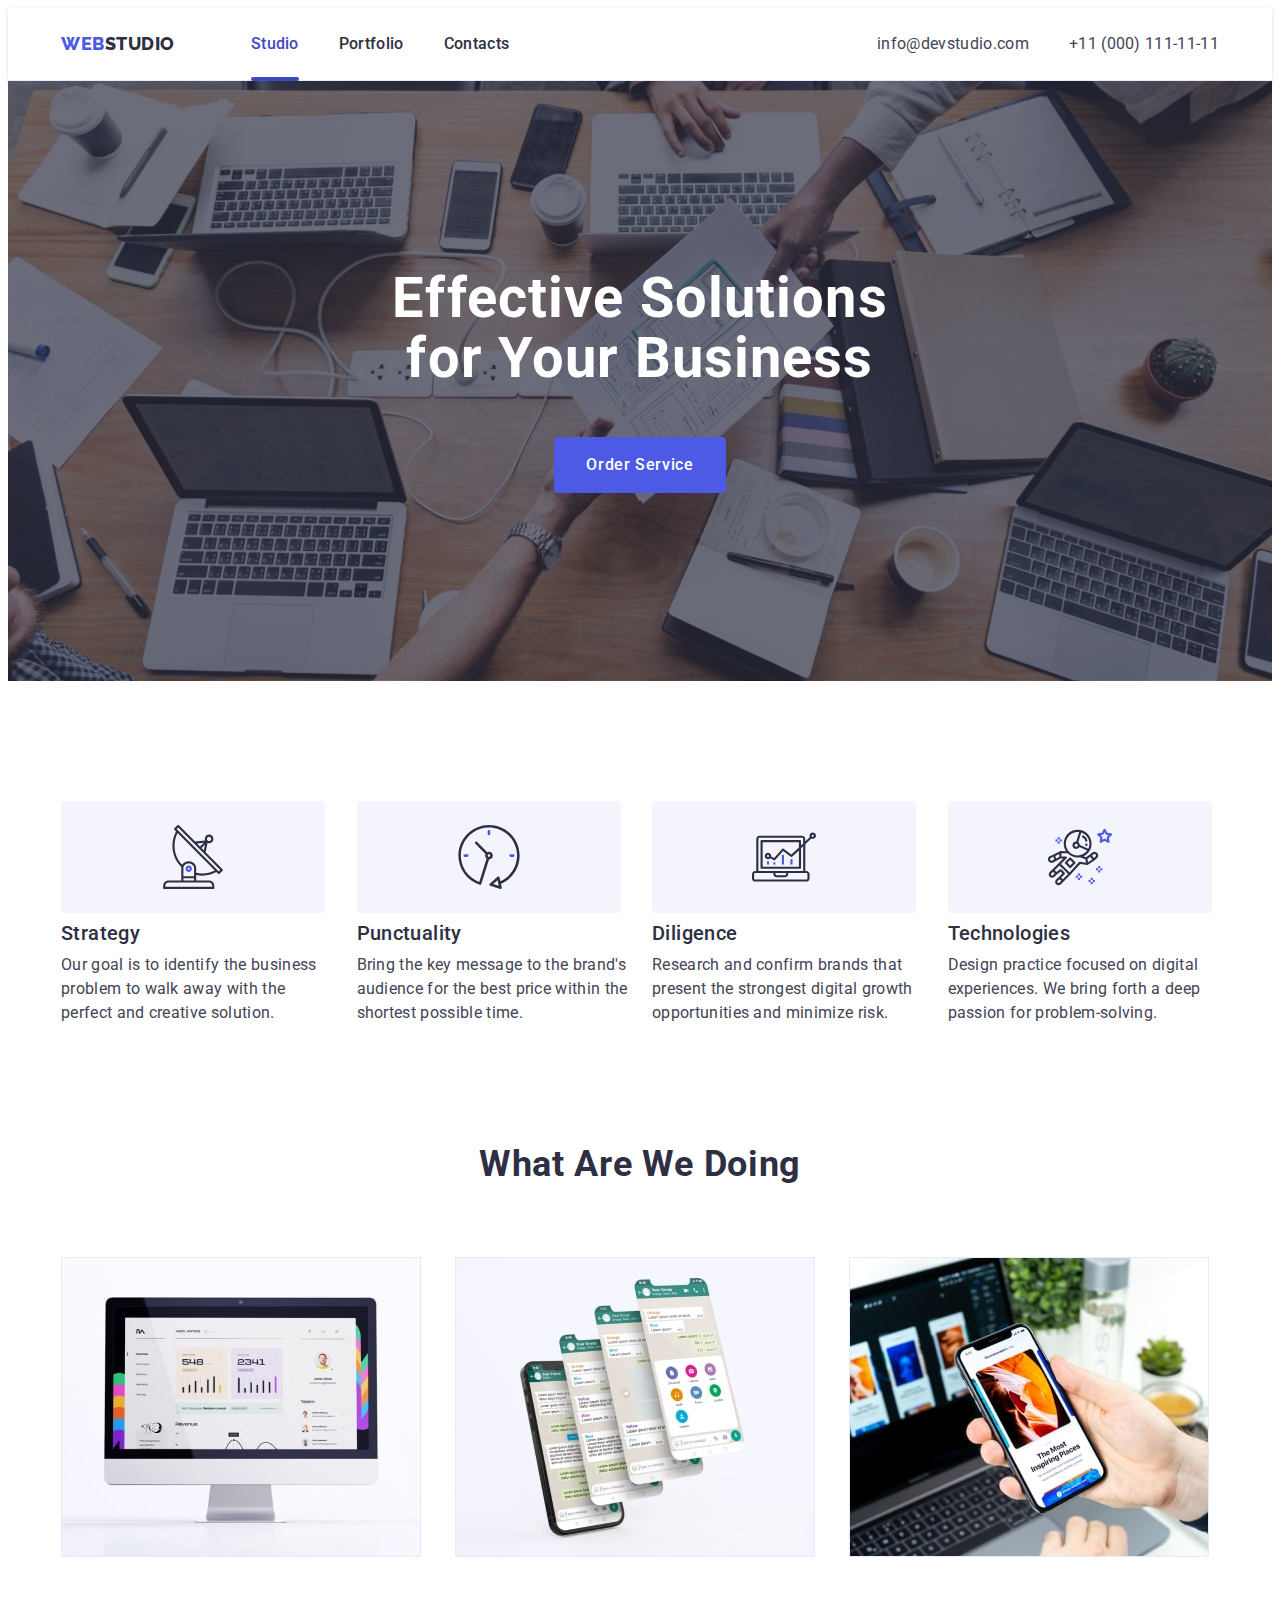
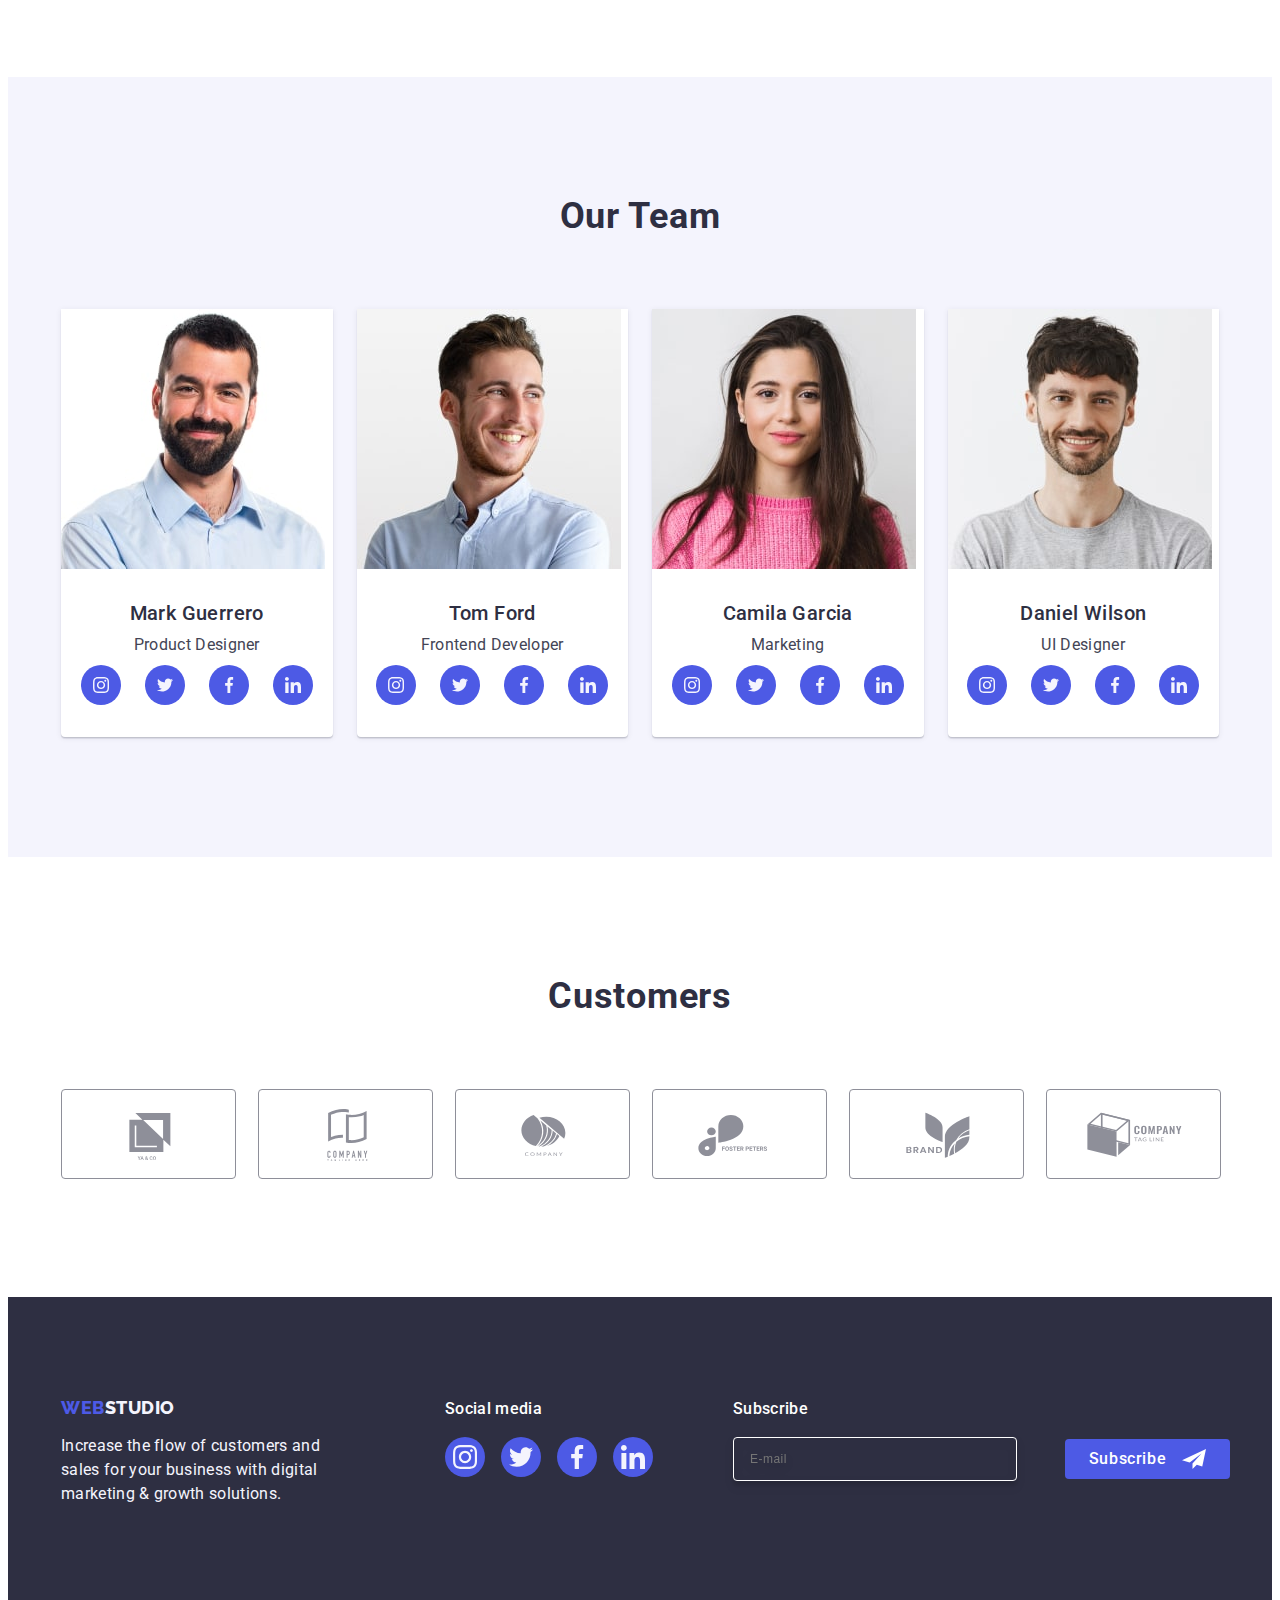
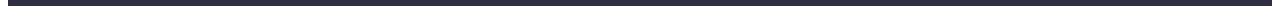
<file: index.html>
<!DOCTYPE html>
<html lang="en">
<head>
    <meta charset="UTF-8">
    <meta http-equiv="X-UA-Compatible" content="IE=edge">
    <meta name="viewport" content="width=device-width, initial-scale=1.0">
<link rel="preconnect" href="https://fonts.googleapis.com">
<link rel="preconnect" href="https://fonts.gstatic.com" crossorigin>
<link href="https://fonts.googleapis.com/css2?family=Raleway:wght@800&family=Roboto:wght@400;500;700&display=swap"
    rel="stylesheet">
    <title>WEB STUDIO</title>
    <link rel="stylesheet" href="https://cdnjs.cloudflare.com/ajax/libs/modern-normalize/2.0.0/modern-normalize.min.css"
        integrity="sha512-4xo8blKMVCiXpTaLzQSLSw3KFOVPWhm/TRtuPVc4WG6kUgjH6J03IBuG7JZPkcWMxJ5huwaBpOpnwYElP/m6wg=="
        crossorigin="anonymous" referrerpolicy="no-referrer">
    <link rel="stylesheet" href="./css/styles.css">
</head>
<body>
<header class="header">
    <div class="container header-cont">
    <nav class="header-navigation">
    <a href="./index.html" class="header-logo link">Web<span class="studio">Studio</span></a>
    <ul class="header-menu list">
        <li class="header-menu-item"><a href="./index.html" class="header-menu-link link current">Studio</a></li>
        <li class="header-menu-item"><a href="./portfolio.html" class="header-menu-link link ">Portfolio</a></li>
        <li class="header-menu-item"><a href="" class="header-menu-link link ">Contacts</a></li>
    </ul>
    </nav>
    <address class="address">
        <ul class="header-social list">
            <li class="header-social-iteam"><a class="header-social-link link" href="mailto:info@devstudio.com">info@devstudio.com</a></li>
            <li class="header-social-iteam"><a class="header-social-link link" href="tel:+110001111111">+11 (000) 111-11-11</a></li>
        </ul>
    </address>
    </div>
</header> 

<main>
    
    <section id="studio" class="hero">
        <div class="container hero-cont">
        <h1 class="hero-title">Effective Solutions
        for Your Business</h1>
        <button type="button" class="hero-btn" data-modal-open>Order Service</button>
        </div>
    </section>
   
    <section class="benefits">
        <div class="container">
        <h2 class="visually-hidden">Benefits</h2>
        <ul class="benefits-list list">
        <li class="benefits-item">
        <div class="benefits-item-block">
            <svg class="benefits-icon" width="64" height="64">
                <use href="./images/icons.svg#icon-antenna-1"></use>
            </svg>
            </div>    
            <h3 class="benefits-subtitle">Strategy</h3>
            <p class="benefits-text">Our goal is to identify the business
            problem to walk away with the perfect and creative solution.</p>
        </li>
        <li class="benefits-item">
            <div class="benefits-item-block">
                <svg class="benefits-icon" width="64" height="64">
                    <use href="./images/icons.svg#icon-clock-2"></use>
                </svg>
                </div>
            <h3 class="benefits-subtitle">Punctuality</h3>
            <p class="benefits-text">Bring the key message to the brand's audience for the best price within the shortest possible time.</p>
        </li>
        <li class="benefits-item">
            <div class="benefits-item-block">
                <svg class="benefits-icon" width="64" height="64">

                    <use href="./images/icons.svg#icon-diagram-3"></use>
                </svg>
                </div>
            <h3 class="benefits-subtitle">Diligence</h3>
            <p class="benefits-text">Research and confirm brands that present the strongest digital growth opportunities and minimize risk.</p>
        </li>
        <li class="benefits-item">
            <div class="benefits-item-block">
                <svg class="benefits-icon" width="64" height="64">
                    <use href="./images/icons.svg#icon-astronaut-4"></use>
                </svg>
               </div>
            <h3 class="benefits-subtitle">Technologies</h3>
            <p class="benefits-text">Design practice focused on digital experiences. We bring forth a deep passion for problem-solving.</p>
        </li>
    </ul>
    </div>
    </section>

    <section class="product">
        <div class="container">
        <h2 class="products-title section-title">What are we doing</h2>
        <ul class="list images">
            <li class="product-images-list"><img src="./images/image1.jpg" alt="computer" width="360" height="300"></li>
            <li class="product-images-list"><img src="./images/image2.jpg" alt="screen" width="360" height="300"></li>
            <li class="product-images-list"><img src="./images/image3.jpg" alt="phone" width="360" height="300"></li>
        </ul>
        </div>
    </section>
  
    <section class="team">
        <div class="container">
    <h2 class="team-title section-title">Our Team</h2>
    <ul class="team-list list">
    <li class="team-item">
        <img src="./images/portrait1.jpg" alt="Mark Guerrero photo" width="264" height="260">
            <div class="sub-text-names">
            <h3 class="team-subtitle">Mark Guerrero</h3>
            <p class="team-text">Product Designer</p>
            <ul class="gen-soc-team">
                <li class="icons-soc-gen">
                    <a class="icons-site-link" href="" aria-label="instagram" target="_blank" rel="noopener noreferrer">
                        <svg class="soc-icon-s" width="16" height="16">
                            <use href="./images/icons.svg#icon-instagram"></use>
                        </svg>
                    </a>
                </li>
                <li class="icons-soc-gen">
                    <a class="icons-site-link" href="" aria-label="twitter" target="_blank" rel="noopener noreferrer">
                        <svg class="soc-icon-s" width="16" height="16">
                            <use href="./images/icons.svg#icon-twitter"></use>
                        </svg></a>
                    
                </li>
                <li class="icons-soc-gen">
                    <a class="icons-site-link" href="" aria-label="facebook" target="_blank" rel="noopener noreferrer">
                        <svg class="soc-icon-s" width="16" height="16">
                            <use href="./images/icons.svg#icon-facebook"></use>
                        </svg></a>
                    
                </li>
                <li class="icons-soc-gen">
                    <a class="icons-site-link" href="" aria-label="linkedin" target="_blank" rel="noopener noreferrer">
                        <svg class="soc-icon-s" width="16" height="16">
                            <use href="./images/icons.svg#icon-linkedin"></use>
                        </svg></a>
                    
                </li>
            </ul>
            </div>
    </li>
    <li class="team-item">
        <img src="./images/portrait2.jpg" alt="Mark Guerrero photo" width="264" height="260">
            <div class="sub-text-names">
            <h3 class="team-subtitle">Tom Ford</h3>
            <p class="team-text">Frontend Developer</p>
            <ul class="gen-soc-team">
                <li class="icons-soc-gen">
                    <a class="icons-site-link" href="" aria-label="instagram" target="_blank" rel="noopener noreferrer">
                        <svg class="soc-icon-s" width="16" height="16">
                            <use href="./images/icons.svg#icon-instagram"></use>
                        </svg>
                    </a>
                </li>
                <li class="icons-soc-gen">
                    <a class="icons-site-link" href="" aria-label="twitter" target="_blank" rel="noopener noreferrer">
                        <svg class="soc-icon-s" width="16" height="16">
                            <use href="./images/icons.svg#icon-twitter"></use>
                        </svg></a>
            
                </li>
                <li class="icons-soc-gen">
                    <a class="icons-site-link" href="" aria-label="facebook" target="_blank" rel="noopener noreferrer">
                        <svg class="soc-icon-s" width="16" height="16">
                            <use href="./images/icons.svg#icon-facebook"></use>
                        </svg></a>
            
                </li>
                <li class="icons-soc-gen">
                    <a class="icons-site-link" href="" aria-label="linkedin" target="_blank" rel="noopener noreferrer">
                        <svg class="soc-icon-s" width="16" height="16">
                            <use href="./images/icons.svg#icon-linkedin"></use>
                        </svg></a>
            
                </li>
            </ul>
            </div>
    </li>
    <li class="team-item">
        <img src="./images/portrait3.jpg" alt="Camila Garcia photo" width="264" height="260">
            <div class="sub-text-names">
            <h3 class="team-subtitle">Camila Garcia</h3>
            <p class="team-text">Marketing</p>
            <ul class="gen-soc-team">
                <li class="icons-soc-gen">
                    <a class="icons-site-link" href="" aria-label="instagram" target="_blank" rel="noopener noreferrer">
                        <svg class="soc-icon-s" width="16" height="16">
                            <use href="./images/icons.svg#icon-instagram"></use>
                        </svg>
                    </a>
                </li>
                <li class="icons-soc-gen">
                    <a class="icons-site-link" href="" aria-label="twitter" target="_blank" rel="noopener noreferrer">
                        <svg class="soc-icon-s" width="16" height="16">
                            <use href="./images/icons.svg#icon-twitter"></use>
                        </svg></a>
            
                </li>
                <li class="icons-soc-gen">
                    <a class="icons-site-link" href="" aria-label="facebook" target="_blank" rel="noopener noreferrer">
                        <svg class="soc-icon-s" width="16" height="16">
                            <use href="./images/icons.svg#icon-facebook"></use>
                        </svg></a>
            
                </li>
                <li class="icons-soc-gen">
                    <a class="icons-site-link" href="" aria-label="linkedin" target="_blank" rel="noopener noreferrer">
                        <svg class="soc-icon-s" width="16" height="16">
                            <use href="./images/icons.svg#icon-linkedin"></use>
                        </svg></a>
            
                </li>
            </ul>
            </div>
    </li>
    <li class="team-item">
        <img src="./images/portrait4.jpg" alt="Daniel Wilson photo" width="264" height="260">
            <div class="sub-text-names">
            <h3 class="team-subtitle">Daniel Wilson</h3>
            <p class="team-text">UI Designer</p>
            <ul class="gen-soc-team">
                <li class="icons-soc-gen">
                    <a class="icons-site-link" href="" aria-label="instagram" target="_blank" rel="noopener noreferrer">
                        <svg class="soc-icon-s" width="16" height="16">
                            <use href="./images/icons.svg#icon-instagram"></use>
                        </svg>
                    </a>
                </li>
                <li class="icons-soc-gen">
                    <a class="icons-site-link" href="" aria-label="twitter" target="_blank" rel="noopener noreferrer">
                        <svg class="soc-icon-s" width="16" height="16">
                            <use href="./images/icons.svg#icon-twitter"></use>
                        </svg></a>
            
                </li>
                <li class="icons-soc-gen">
                    <a class="icons-site-link" href="" aria-label="facebook" target="_blank" rel="noopener noreferrer">
                        <svg class="soc-icon-s" width="16" height="16">
                            <use href="./images/icons.svg#icon-facebook"></use>
                        </svg></a>
            
                </li>
                <li class="icons-soc-gen">
                    <a class="icons-site-link" href="" aria-label="linkedin" target="_blank" rel="noopener noreferrer">
                        <svg class="soc-icon-s" width="16" height="16">
                            <use href="./images/icons.svg#icon-linkedin"></use>
                        </svg></a>
            
                </li>
            </ul>
            </div>
    </li>
    </ul>
    </div>
    </section>

    <section class="customers">
        <div class="container">
    <h2 class="customers-title section-title">Customers</h2>
    <ul class="customer-list list">
        <li class="customer-item">
            <a class="customer-company-link" href="" aria-label="client1" target="_blank" rel="noopener noreferrer">
                <svg class="customer-company-image" width="104" height="56">
                    <use href="./images/icons.svg#icon-Logo1"></use>
                </svg>
            </a>
        </li>
        <li class="customer-item">
            <a class="customer-company-link" href="" aria-label="client2" target="_blank" rel="noopener noreferrer">
                <svg class="customer-company-image" width="104" height="56">
                    <use href="./images/icons.svg#icon-Logo2"></use>
                </svg>
            </a>
        </li>
        <li class="customer-item">
        <a class="customer-company-link" href="" aria-label="client3" target="_blank" rel="noopener noreferrer">
            <svg class="customer-company-image" width="104" height="56">
                <use href="./images/icons.svg#icon-Logo3"></use>
            </svg>
        </a>
        </li>
        <li class="customer-item">
            <a class="customer-company-link" href="" aria-label="client4" target="_blank" rel="noopener noreferrer">
                <svg class="customer-company-image" width="104" height="56">
                    <use href="./images/icons.svg#icon-Logo4"></use>
                </svg>
            </a>
        </li>
        <li class="customer-item">
            <a class="customer-company-link" href="" aria-label="client5" target="_blank" rel="noopener noreferrer">
                <svg class="customer-company-image" width="104" height="56">
                    <use href="./images/icons.svg#icon-Logo5"></use>
                </svg>
            </a>
        </li>
        <li class="customer-item">
            <a class="customer-company-link" href="" aria-label="client6" target="_blank" rel="noopener noreferrer">
                <svg class="customer-company-image" width="104" height="56">
                    <use href="./images/icons.svg#icon-Logo6"></use>
                </svg>
            </a>
        </li>
    </ul>
    </div>

    </section>
</main>

<footer id="footer" class="footer">
<div class=" footer-cont container">
    <div class="footer-top">
    <a href="./index.html" class="footer-logo link">Web<span class="studio-footer">Studio</span></a>
    <P class="footer-text">Increase the flow of customers and sales for your business with
     digital marketing & growth solutions.
    </P>
    </div>
    <div class="contact-icon">
    <p class="soc-media-text">Social media</p>
    <ul class="gen-soc-f">
        <li class="icons-soc-gen-f">
            <a class="icons-site-link-f" href="" aria-label="instagram" target="_blank" rel="noopener noreferrer">
                <svg class="soc-icon-s-f" width="24" height="24">
                <use href="./images/icons.svg#icon-instagram"></use>
            </svg></a>
        </li>
        <li class="icons-soc-gen-f">
            <a class="icons-site-link-f" href="" aria-label="twitter" target="_blank" rel="noopener noreferrer">
                <svg class="soc-icon-s-f" width="24" height="24">
                    <use href="./images/icons.svg#icon-twitter"></use>
                </svg></a>
            
        </li>
        <li class="icons-soc-gen-f">
            <a class="icons-site-link-f" href="" aria-label="facebook" target="_blank" rel="noopener noreferrer">
                <svg class="soc-icon-s-f" width="24" height="24">
                    <use href="./images/icons.svg#icon-facebook"></use>
                </svg></a>
            
        </li>
        <li class="icons-soc-gen-f">
            <a class="icons-site-link-f" href="" aria-label="linkedin" target="_blank" rel="noopener noreferrer">
                <svg class="soc-icon-s-f" width="24" height="24">
                    <use href="./images/icons.svg#icon-linkedin"></use>
                </svg></a>
            
        </li>
    </ul>
    </div>
     <div class="form-cont" >
        <p class="form-text">Subscribe</p>

        <form class="form" name="email-form" autocomplete="on">
            <label for="form-input" class="form-label" aria-label="email">
            <input class="form-input" 
            id="form-input" 
            type="email" 
            name="email" 
            placeholder="E-mail" 
            autofocus >
            </label>
        <button class="form-btn" type="submit">Subscribe
            <svg class="form-img" width="24" height="24">
                <use href="./images/icons.svg#icon-Frame-3"></use>
            </svg>
        </button>
        
        </form>
           
       
     </div>   




</div>

</footer>





<div class="backdrop is-hidden"  data-modal>
<div class="modal">
<button type="button" class="modal-btn" data-modal-close>
    <svg class="btn-close" width="8" height="8"> 
        <use href="./images/icons.svg#icon-Vector-2"></use>
    </svg>
</button>
<p class="modal-text">Leave your contacts and we will call you back</p>
<form class="modal-form" name="modal-form" autocomplete="on">
    <div class="modal-field">
        <label for="user-name" class="modal-label" >
        Name</label>
        <div class="input-wrap">
        <input class="modal-input"
        type="text"
        id="user-name"
        name="user-name" 
        required 
        placeholder="" 
        >
            <svg class="input-icon" width="18" height="24">
            <use href="./images/icons.svg#icon-person-black-18dp-1"></use>
            </svg>
            </div>
            </div>
    <div class="modal-field">
    <label for="phone" class="modal-label">
        Phone</label>
        <div class="input-wrap">
        <input class="modal-input" 
        type="tel" 
        name="name" 
        id="phone"
        required 
        placeholder="" 
        >
        <svg class="input-icon" width="18" height="24">
            <use href="./images/icons.svg#icon-phone-black-18dp-1"></use>
        </svg>
        </div>
        </div>

    <div class="modal-field">
        <label for="email" class="modal-label">
        Email</label>
        <div class="input-wrap">
        <input class="modal-input" 
        type="email" 
        name="name" 
        id="email"
        required 
        placeholder="" 
       >
            <svg class="input-icon" width="18" height="24">
                <use href="./images/icons.svg#icon-email-black-18dp-1"></use>
            </svg>

            </div>
    </div>
    <div class="modal-com">
        <label for="user-comment" class="modal-label">Comment</label>
       <textarea name="user-comment" id="user-comment" placeholder="Text input" class="modal-textarea"></textarea>
</div>
     <div class="modal-checkbox">
        <input type="checkbox" 
        name="user-privacy" 
        id="user-privacy" 
        class="input-checkbox visually-hidden" 
        value="true">
        <label for="user-privacy" class="check-text">
            
          <span class="agree-img">
            <svg class="check-agree" width="10" height="8">
                <use href="./images/icons.svg#icon-agree"></use>
            </svg>
          </span>  I accept the terms and conditions of the 
          <a href="" class="modal-privacy">Privacy Policy</a>
          
        </label>
     </div>
<button type="submit" class="modal-btn-send">Send</button>



</form>


</div>
</div>
<script src="./js/modal.js"></script>
</body>
</html>
</file>
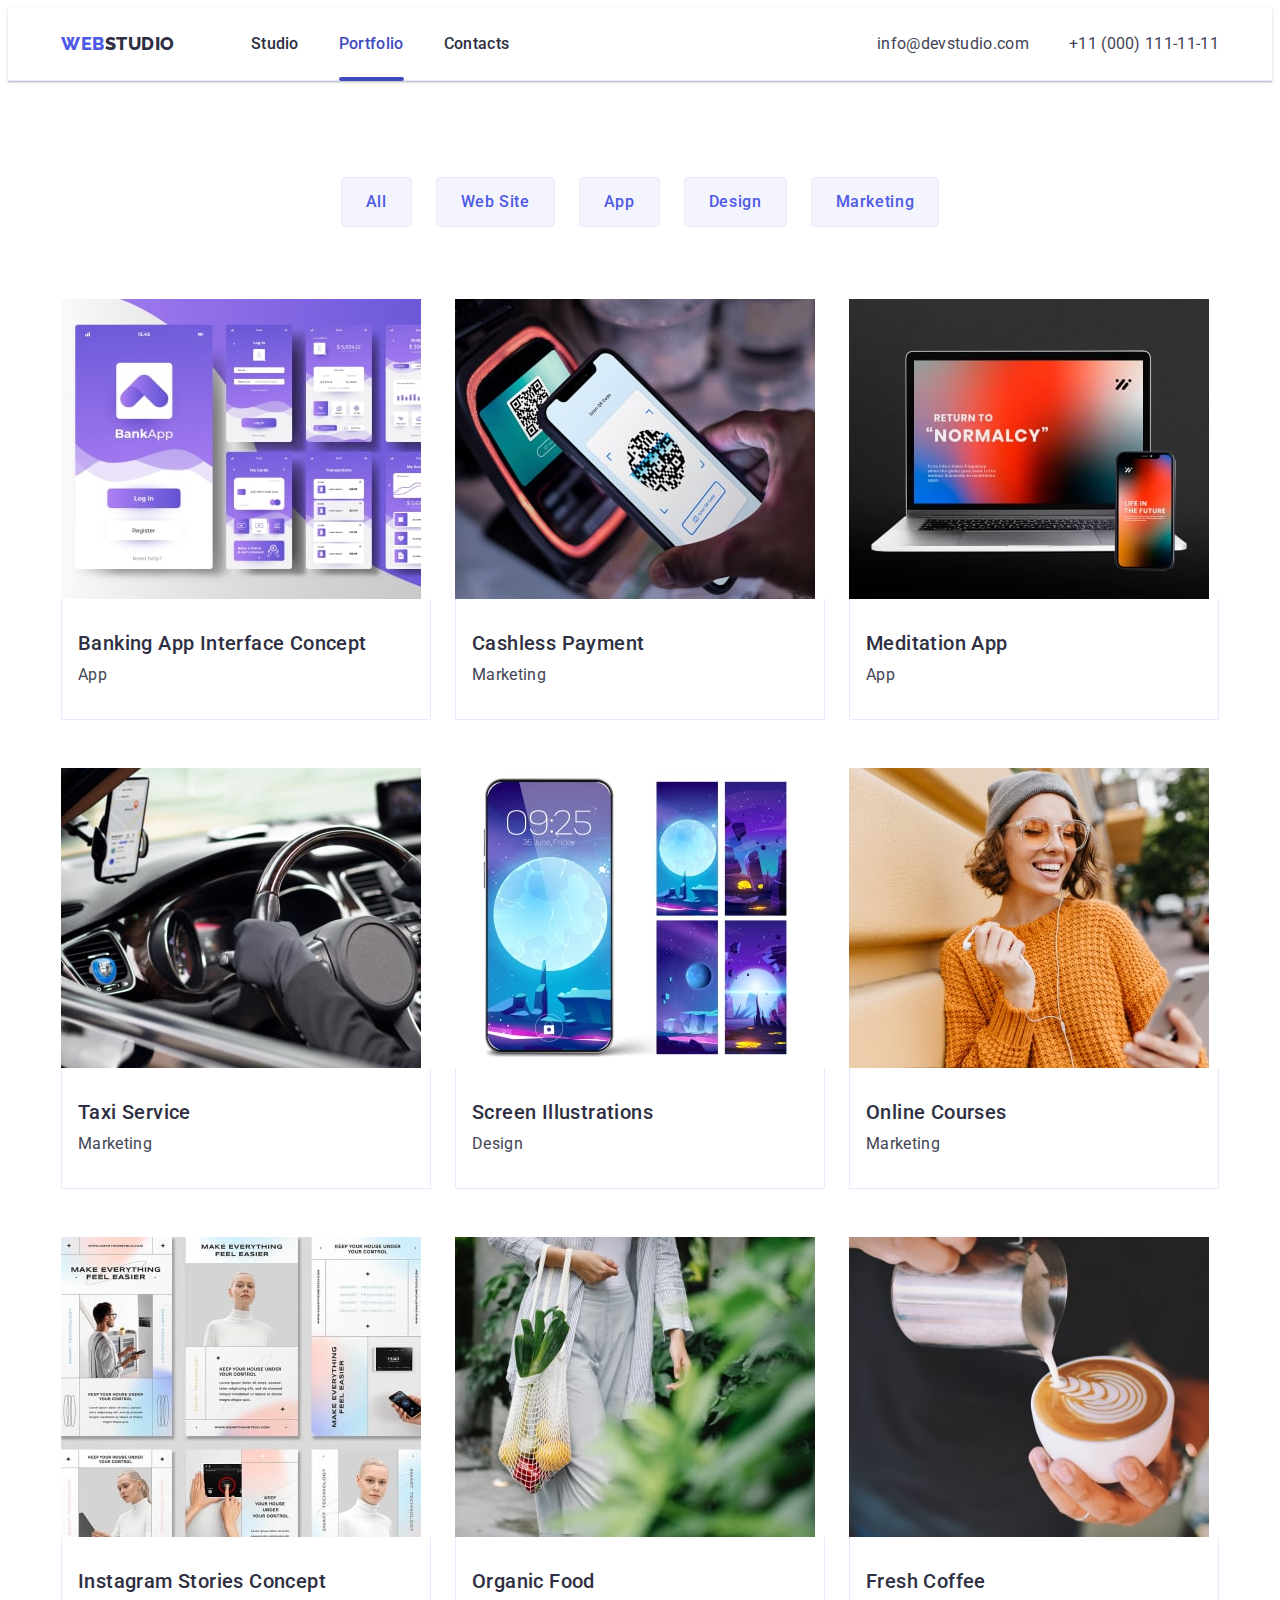
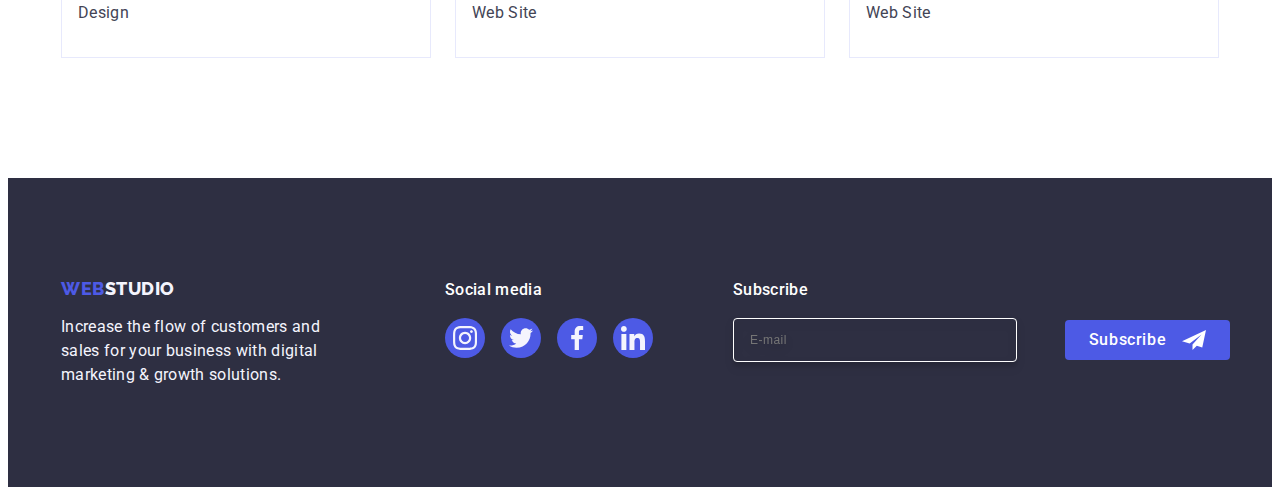
<file: portfolio.html>
<!DOCTYPE html>
<html lang="en">

<head>
    <meta charset="UTF-8">
    <meta http-equiv="X-UA-Compatible" content="IE=edge">
    <meta name="viewport" content="width=device-width, initial-scale=1.0">
    <link rel="preconnect" href="https://fonts.googleapis.com">
    <link rel="preconnect" href="https://fonts.gstatic.com" crossorigin>
    <link href="https://fonts.googleapis.com/css2?family=Raleway:wght@800&family=Roboto:wght@400;500;700&display=swap"
        rel="stylesheet">
    <title>WEB STUDIO</title>
    <link rel="stylesheet" href="https://cdnjs.cloudflare.com/ajax/libs/modern-normalize/2.0.0/modern-normalize.min.css"
        integrity="sha512-4xo8blKMVCiXpTaLzQSLSw3KFOVPWhm/TRtuPVc4WG6kUgjH6J03IBuG7JZPkcWMxJ5huwaBpOpnwYElP/m6wg=="
        crossorigin="anonymous" referrerpolicy="no-referrer">
    <link rel="stylesheet" href="./css/styles.css">
</head>

<body>
    <header class="header">
        <div class="container header-cont">
            <nav class="header-navigation">
                <a href="./index.html" class="header-logo link">Web<span class="studio">Studio</span></a>
                <ul class="header-menu list">
                    <li class="header-menu-item"><a href="./index.html" class="header-menu-link link">Studio</a></li>
                    <li class="header-menu-item"><a href="./portfolio.html" class="header-menu-link link current">Portfolio</a></li>
                    <li class="header-menu-item"><a href="" class="header-menu-link link">Contacts</a></li>
                </ul>
            </nav>
            <address class="address">
                <ul class="header-social list">
                    <li class="header-social-iteam"><a class="header-social-link link"
                            href="mailto:info@devstudio.com">info@devstudio.com</a></li>
                    <li class="header-social-iteam"><a class="header-social-link link" href="tel:+110001111111">+11 (000)
                            111-11-11</a></li>
                </ul>
            </address>
        </div>
    </header>
    <main>
        <section class="portfolio">
        <div class="container">
        <h1 class="visually-hidden">All</h1>
        <ul class="portfolio-btn-list list">
            <li class="portfolio-btn-item">
                <button type="button" class="portf-btn link">All</button>
            </li>
            <li class="portfolio-btn-item">
                <button type="button" class="portf-btn link">Web Site</button>
            </li>
            <li class="portfolio-btn-item">
                <button type="button" class="portf-btn link">App</button>
            </li>
            <li class="portfolio-btn-item">
                <button type="button" class="portf-btn link">Design</button>
            </li>
            <li class="portfolio-btn-item">
                <button type="button" class="portf-btn link">Marketing</button>
            </li>
        </ul>



        <ul class="portfolio-img-list list">
        <li class="portfolio-img-item">
            <a class="portfolio-link link" href="" >
                <div class="overlay">
                <img src="./images/img4min.jpg" alt="bank-app" width="360" height="300">
                
                <p class="block-text">14 Stylish and User-Friendly App Design Concepts · Task Manager App · Calorie Tracker App · Exotic Fruit Ecommerce App ·
                Cloud Storage App</p>
                
                </div>
                <div class="portf-cont-names">
                
                    <h2 class="portfolio-subtitle">Banking App Interface Concept</h2>
                    <p class="portfolio-text">App</p>
                </div>
                
               
            </a>
            
        </li>
        <li class="portfolio-img-item">
            <a class="portfolio-link link" href="">
                <div class="overlay">
                <img src="./images/img5min.jpg" alt="payment" width="360" height="300">
                <p class="block-text">14 Stylish and User-Friendly App Design Concepts · Task Manager App · Calorie Tracker App · Exotic Fruit Ecommerce App ·
                Cloud Storage App</p>
                </div>
                <div class="portf-cont-names">
                <h2 class="portfolio-subtitle">Cashless Payment</h2>
                <p class="portfolio-text">Marketing</p>
                </div>

            </a>
        </li>
        <li class="portfolio-img-item ">
            <a href="" class="portfolio-link link">
                <div class="overlay">
                <img src="./images/img6min.jpg" alt="monitor-app" width="360" height="300">
                <p class="block-text">14 Stylish and User-Friendly App Design Concepts · Task Manager App · Calorie Tracker App · Exotic Fruit Ecommerce App ·
                Cloud Storage App</p>
                </div>
                <div class="portf-cont-names">
                <h2 class="portfolio-subtitle">Meditation App</h2>
                <p class="portfolio-text">App</p>
                </div>

            </a>
        </li>
        <li class="portfolio-img-item">
            <a href="" class=" portfolio-link link">
                <div class="overlay">
                <img src="./images/img7min.jpg" alt="taxi" width="360" height="300">
                <p class="block-text">14 Stylish and User-Friendly App Design Concepts · Task Manager App · Calorie Tracker App · Exotic Fruit Ecommerce App ·
                Cloud Storage App</p>
                </div>
                <div class="portf-cont-names">
                <h2 class="portfolio-subtitle">Taxi Service</h2>
                <p class="portfolio-text">Marketing</p>
                </div>
            </a>
        </li>
        <li class="portfolio-img-item">
            <a href="" class=" portfolio-link link">
                <div class="overlay">
                <img src="./images/img8min.jpg" alt="screen" width="360" height="300">
                <p class="block-text">14 Stylish and User-Friendly App Design Concepts · Task Manager App · Calorie Tracker App · Exotic Fruit Ecommerce App ·
                Cloud Storage App</p>
                </div>
                <div class="portf-cont-names">
                <h2 class="portfolio-subtitle">Screen Illustrations</h2>
                <p class="portfolio-text">Design</p>
                </div>
            </a>
        </li>
        <li class="portfolio-img-item">
            <a href="" class=" portfolio-link link">
                <div class="overlay">
                <img src="./images/img9min.jpg" alt="girl-course" width="360" height="300">
                <p class="block-text">14 Stylish and User-Friendly App Design Concepts · Task Manager App · Calorie Tracker App · Exotic Fruit Ecommerce App ·
                Cloud Storage App</p>
                </div>
                <div class="portf-cont-names">
                <h2 class="portfolio-subtitle">Online Courses</h2>
                <p class="portfolio-text">Marketing</p>
                </div>
            </a>
        </li>
        <li class="portfolio-img-item">
            <a href="" class=" portfolio-link link">
                <div class="overlay">
                <img src="./images/img10min.jpg" alt="stories" width="360" height="300">
                <p class="block-text">14 Stylish and User-Friendly App Design Concepts · Task Manager App · Calorie Tracker App · Exotic Fruit Ecommerce App ·
                Cloud Storage App</p>
                </div>
                <div class="portf-cont-names">
                <h2 class="portfolio-subtitle">Instagram Stories Concept</h2>
                <p class="portfolio-text">Design</p>
                </div>
            </a>
        </li>
        <li class="portfolio-img-item">
            <a href="" class=" portfolio-link link">
                <div class="overlay">
                <img src="./images/img11min.jpg" alt="food" width="360" height="300">
                <p class="block-text">14 Stylish and User-Friendly App Design Concepts · Task Manager App · Calorie Tracker App · Exotic Fruit Ecommerce App ·
                Cloud Storage App</p>
                </div>
                <div class="portf-cont-names">
                <h2 class="portfolio-subtitle">Organic Food</h2>
                <p class="portfolio-text">Web Site</p>
                </div>

            </a>
        </li>
        <li class="portfolio-img-item">
            <a href="" class=" portfolio-link link">
                <div class="overlay">
                <img src="./images/img12min.jpg" alt="coffie" width="360" height="300">
                <p class="block-text">14 Stylish and User-Friendly App Design Concepts · Task Manager App · Calorie Tracker App · Exotic Fruit Ecommerce App ·
                Cloud Storage App</p>
                </div>
                <div class="portf-cont-names">
                <h2 class="portfolio-subtitle">Fresh Coffee</h2>
                <p class="portfolio-text">Web Site</p>
                </div>

            </a>
        </li>
        </ul>
        </div>
        </section>
    


    </main>

    <footer id="footer" class="footer">
        <div class=" footer-cont container">
            
                <div class="footer-top">
                    <a href="./index.html" class="footer-logo link">Web<span class="studio-footer">Studio</span></a>
                    <P class="footer-text">Increase the flow of customers and sales for your business with
                        digital marketing & growth solutions.
                    </P>
                </div>
                <div class="contact-icon">
                    <p class="soc-media-text">Social media</p>
                    <ul class="gen-soc-f">
                        <li class="icons-soc-gen-f">
                            <a class="icons-site-link-f" href="" aria-label="instagram" target="_blank"
                                rel="noopener noreferrer">
                                <svg class="soc-icon-s-f" width="24" height="24">
                                    <use href="./images/icons.svg#icon-instagram"></use>
                                </svg></a>
                        </li>
                        <li class="icons-soc-gen-f">
                            <a class="icons-site-link-f" href="" aria-label="twitter" target="_blank"
                                rel="noopener noreferrer">
                                <svg class="soc-icon-s-f" width="24" height="24">
                                    <use href="./images/icons.svg#icon-twitter"></use>
                                </svg></a>
                            
                        </li>
                        <li class="icons-soc-gen-f">
                            <a class="icons-site-link-f" href="" aria-label="facebook" target="_blank"
                                rel="noopener noreferrer">
                                <svg class="soc-icon-s-f" width="24" height="24">
                                    <use href="./images/icons.svg#icon-facebook"></use>
                                </svg></a>
                            
                        </li>
                        <li class="icons-soc-gen-f">
                            <a class="icons-site-link-f" href="" aria-label="linkedin" target="_blank"
                                rel="noopener noreferrer">
                                <svg class="soc-icon-s-f" width="24" height="24">
                                    <use href="./images/icons.svg#icon-linkedin"></use>
                                </svg></a>
                            
                        </li>
                    </ul>
                </div>
            <div class="form-cont">
                <p class="form-text">Subscribe</p>
            
                <form class="form" name="email-form" autocomplete="on">
                    <label for="form-input" class="form-label" aria-label="email">
                        <input class="form-input" id="form-input" type="email" name="email" placeholder="E-mail" autofocus>
                    </label>
                    <button class="form-btn" type="submit">Subscribe
                        <svg class="form-img" width="24" height="24">
                            <use href="./images/icons.svg#icon-Frame-3"></use>
                        </svg>
                    </button>
            
                </form>
            
            
            </div>

        </div>
    </footer>
</body>

</html>
</file>
<file: css/styles.css>
:root {
--title-color: #2E2F42;
--main-text-color: #FFFFFF;
--second-text-color: #434455;
--links:#4D5AE5;
--hover-link:#404BBF;
--light-white:#F4F4FD;
--transition: 250ms cubic-bezier(0.4, 0, 0.2, 1);


}


body {
    font-family: 'Roboto', sans-serif;
    color: var(--second-text-color);
    background-color: var(--main-text-color);
}

p, h1,h2,h3,h4,h5,h6 {
    margin-top: 0;
    margin-bottom: 0;
}
    



    
/*-------HEADER*-----*/

.header {
    
    border-bottom: 1px solid #e7e9fc ;
    box-shadow: 0px 2px 1px rgba(46, 47, 66, 0.08), 0px 1px 1px rgba(46, 47, 66, 0.16), 0px 1px 6px rgba(46, 47, 66, 0.08);
}

.header-logo {
    font-family: 'Raleway', sans-serif;
    font-style: normal;
    font-weight: 800;
    font-size: 18px;
    line-height: 1.17;
    letter-spacing: 0.03em;
    text-transform: uppercase;
    color: var(--links);
    margin-right: 76px;
    transition: color 250ms cubic-bezier(0.4, 0, 0.2, 1);
    
}



   .studio {
    font-family: 'Raleway', sans-serif;
    font-style: normal;
    font-weight: 800;
    font-size: 18px;
    line-height: 1.17;
    letter-spacing: 0.03em;
    color: var(--title-color);
    
   }
   
    .link {
        text-decoration: none;
    }
    
    
.list {
    list-style: none;
}
    a {
        text-decoration: none;
    }
    ul{
        list-style-type: none;
        margin-top: 0;
        margin-bottom: 0;
        padding-left: 0;
    }

    img {
        display: block;
    }


    .container {
        width: 100%;
        max-width: 1158px;
        margin-left: auto;
        margin-right: auto;
        padding: 0 15px 0 15px;

        /*outline: 2px solid red;*/
    }

    .header-menu {
        display: flex;
        gap: 40px;
        
        
        
        
    }
    .header-menu-item {
    
        transition: color 250ms cubic-bezier(0.4, 0, 0.2, 1);
    }
    .header-menu-link {
        font-weight: 500;
        font-size: 16px;
        line-height: 1.5;
        color: var(--title-color);
        letter-spacing: 0.02em;
        display: block;
        padding-top: 24px;
        padding-bottom: 24px;
        transition: color 250ms cubic-bezier(0.4, 0, 0.2, 1);

    }
        
    .current{
        position: relative;
        color: #404bbf;
        
    }

    .current::after {
        content:"" ;
        width: 100%;
        height: 4px;
        left: 0;
        bottom: 0;
        background-color: #404BBF;
        position: absolute;
        border-radius: 2px;
        bottom: -1px;
    }
    .header-menu-link:hover, .header-menu-link:focus {
      color: var(--hover-link);
      
      
    }
    .header-navigation {
        display: flex;
        align-items: center;
        flex-grow: 1;
       
        
        
    }
    .header-cont {
        display: flex;
        align-items: center;
        
        
        
    }
    .address {
        font-style: normal;
    }
    .header-social {
        list-style: none;
        display: flex;
        gap: 40px;
        transition: color 250ms cubic-bezier(0.4, 0, 0.2, 1);
       
    }
    .header-social-link {
        font-weight: 400;
        font-size: 16px;
        line-height: 1.5;
        letter-spacing: 0.02em;
        color: var(--second-text-color);
        transition: color 250ms cubic-bezier(0.4, 0, 0.2, 1);
    }

    .header-social-item {
        transition: color 250ms cubic-bezier(0.4, 0, 0.2, 1);
    }

    .header-social-link:hover, .header-social-link:focus {
        color: var(--hover-link);
    }

   

    
/*------HERO----*/
    .hero {
        background: var(--title-color);
        padding-top: 188px;
        padding-bottom: 188px;
        background-image: linear-gradient(rgba(46, 47, 66, 0.7),
                rgba(46, 47, 66, 0.7)), url(../images/people-office-1-min.jpg);
        background-repeat: no-repeat;
        background-position: center;
        background-size: cover;
        max-width: 1440px;
            
    }
    .hero-cont {
       
        
    }
    .hero-title {
        font-weight: 700;
        font-size: 56px;
        line-height: 1.07;
        letter-spacing: 0.02em;
        color: var(--main-text-color);
        width: 496px;
        text-align: center;
        justify-content: center;
        max-width: 496px;
        margin-bottom: 48px;
        margin-left: auto;
        margin-right: auto;
       

    }
    
    .hero-btn {
        font-family: "Roboto", sans-serif;
        font-weight: 500;
        font-size: 16px;
        line-height: 1.5;
        letter-spacing: 0.04em;
        color: var(--main-text-color);
        cursor: pointer;
        background: var(--links);
        border: none;
        padding: 16px 32px;
        border-radius: 4px;
        margin-left: auto;
        margin-right: auto;
        display: flex;
        justify-content: center;
        
        min-width: 169px;
        transition: background-color 250ms cubic-bezier(0.4, 0, 0.2, 1);

    }
    .visually-hidden {
    position: absolute;
    width: 1px;
    height: 1px;
    margin: -1px;
    border: 0;
    padding: 0;
    white-space: nowrap;
    clip-path: inset(100%);
    clip: rect(0 0 0 0);
    overflow: hidden;

    }
    .hero-btn:hover, .hero-btn:focus {
    background: var(--hover-link);
    
    }

    /*---BENETITS----*/
    .benefits {
        padding-top: 120px;
        padding-bottom: 120px;
        
    }
    
    .benefits-list {
        display: flex;
        gap: 24px;
        padding-left: 0;
        
    }
    .benefits-icon {
      
    }
    .benefits-item {
        width: calc((100% - 72px) / 4);

    }
    .benefits-item-block {
        width: 264px;
        height: 112px;
        background: var(--light-white);
        border-radius: 4px;
        display: flex;
        align-items: center;
        justify-content: center;
        margin-bottom: 8px;

    }
    .benefits-subtitle {
        font-weight: 500;
        font-size: 20px;
        line-height: 1.2;
        letter-spacing: 0.02em;
        color: var(--title-color);
        margin-bottom: 8px;
        }
    
        .benefits-text {
        font-weight: 400;
        font-size: 16px;
        line-height: 1.5;
        letter-spacing: 0.02em;
        color: var(--second-text-color);
        }

        .section-title {
            font-weight: 700;
            font-size: 36px;
            line-height: 1.11;
            text-align: center;
            letter-spacing: 0.02em;
            text-transform: capitalize;
            color: var(--title-color);
        }
        

        /*-----product----*/

        .product {
            padding-bottom: 120px;
        }
        .products-title {
        margin-bottom: 72px;
        }
        .product-images-list {    
        width: calc((100% - 48px) / 3);
        }
        .images {
            display: flex;
            gap: 24px;
           
        }

    /*-----TEAM----*/

            .team {
                background: var(--light-white);
                padding-top: 120px;
                padding-bottom: 120px;
            }
        
            .team-title {
              margin-bottom: 72px;  
            }

            .team-subtitle {
                font-weight: 500;
                font-size: 20px;
                line-height: 1.2;
                letter-spacing: 0.02em;
                color: var(--title-color);
                text-align: center;
                margin-bottom: 8px;
                
            }

            .team-text {
                font-weight: 400;
                font-size: 16px;
                line-height: 1.5;
                letter-spacing: 0.02em;
                color: var(--second-text-color);
                text-align: center;
                margin-bottom: 8px;
            }
        
            .team-list {
                display: flex;
                gap: 24px;
                padding-left: 0;
                
            }
            .sub-text-names {
                padding: 32px 0;
                
            }
            .team-item {
                background: var(--main-text-color);
                width: calc((100% - 72px) / 4);
                border-radius: 0px 0px 4px 4px;
                display: block;
                box-shadow: 0px 1px 6px rgba(46, 47, 66, 0.08),
                    0px 1px 1px rgba(46, 47, 66, 0.16),
                    0px 2px 1px rgba(46, 47, 66, 0.08);;
                
            }
            .icons-site-link {
                border-radius: 50%;
                background: #4D5AE5;
                display: flex;
                justify-content: center;
                align-items: center;
                width: 40px;
                height: 40px;
                transition: background-color 250ms cubic-bezier(0.4, 0, 0.2, 1);
                       
            }
            .icons-site-link:hover {
                background-color: #404bbf;
            }
            .icons-site-link:focus {
                background-color: #404bbf;
             }
            .soc-icon-s {
               
            }
            
            .icons-soc-gen {
              transition: background-color 250ms cubic-bezier(0.4, 0, 0.2, 1);
            }

/*----customers----*/

.customers {
    padding-top: 120px;
    padding-bottom: 120px;
}
.customers-title {
    margin-bottom: 72px;
    
}
.customer-list {
    display: flex;
    gap: 24px;
    justify-content: center;
    align-items: center;
    
  
}
.customer-item {
    
    border-radius: 4px;
    height: 88px;
    width: calc((100% - 120px) / 6);
}

.customer-company-image {
fill: currentColor;
}

.soc-icon-s {
    fill: #F4F4FD;
}

.customer-company-link {
    width: 100%;
    height: 100%;
    border: 1px solid #8E8F99;
    border-radius: 4px;
    display: flex;
    align-items: center;
    justify-content: center;
    color: #8e8f99;
    transition: border-color 250ms cubic-bezier(0.4, 0, 0.2, 1),
    color 250ms cubic-bezier(0.4, 0, 0.2, 1);
    
}
.customer-company-link:hover {
    border-color: #404bbf;
    color: #404bbf;
}

.customer-company-link:focus {
    border-color: #404bbf;
    color: #404bbf;
}





/*----FOOTER---*/
.footer {
    background-color: var(--title-color) ;
    padding-top: 100px;
    padding-bottom: 100px;
    
}


.footer-logo {
    font-family: 'Raleway', sans-serif;
    font-weight: 800;
    font-size: 18px;
    line-height: 1.17;
    letter-spacing: 0.03em;
    color: var(--links);
    text-transform: uppercase;
    display: inline-block;
    margin-bottom: 16px;
   
}
   
.studio-footer {
    font-family: 'Raleway', sans-serif;
    font-style: normal;
    font-weight: 800;
    font-size: 18px;
    line-height: 1.17;
    letter-spacing: 0.03em;
    color: var(--light-white);
    text-transform: uppercase;
}


   
.footer-text {
    font-weight: 400;
    font-size: 16px;
    letter-spacing: 0.02em;
    color: var(--light-white);
    width: 264px;
    max-width: 264px;
    line-height: 1.5; 
}

.footer-cont {
    display: flex;
    align-items: baseline;
    }

.gen-soc {
    display: flex;
    gap: 16px;
    
}
.gen-soc-team {
display: flex;
gap: 24px; 
justify-content: center;
}
.icons-site-link-f {
    border-radius: 50%;
    background: #4D5AE5;
    display: flex;
    justify-content: center;
    align-items: center;
    width: 40px;
    height: 40px;
    transition: background-color 250ms cubic-bezier(0.4, 0, 0.2, 1);
}
        .soc-icon-s-f {
            width: 24px;
            height: 24px;
            fill: #F4F4FD;
                
        }
.gen-soc-f {
    display: flex;
    gap: 16px;

}
.soc-media-text {
    font-weight: 500;
    font-size: 16px;
    line-height: 1.5;
    letter-spacing: 0.02em;
    color: var(--main-text-color);
    margin-bottom: 16px;
   
    height: 24px;
}
   
.contact-icon {

}

.icons-site-link-f:hover {
    background-color: #31d0aa;
}


.icons-site-link-f:focus {
    background-color: #31d0aa;
}
 .footer-top {
    margin-right: 120px;

 }
.form-text {
    font-weight: 500;
    font-size: 16px;
    line-height: 1.5;
    letter-spacing: 0.02em;
    color: var(--main-text-color);
    margin-bottom: 16px;
}
/*-------portfilio-----*/

.portfolio {
    padding-top: 96px;
    padding-bottom: 120px;
}

.portfolio-btn-list {
    display: flex;
    gap: 24px;
    text-align: center;
    justify-content: center;
    margin-bottom: 72px;
    
}

.portfolio-btn-item {
    
    display: flex;
    justify-content: center;
    align-items: center;
    

}

.portf-btn {
    border: none;
    margin-left: auto;
    margin-right: auto;
    padding: 12px 24px ;
    border-radius: 4px;
    border: 1px solid #e7e9fc;
    transition: color 250ms cubic-bezier(0.4, 0, 0.2, 1),
    background-color 250ms cubic-bezier(0.4, 0, 0.2, 1),
    border-color 250ms cubic-bezier(0.4, 0, 0.2, 1),
    box-shadow 250ms cubic-bezier(0.4, 0, 0.2, 1);
    
}

.portfolio-img-list {
    display: flex;
    flex-wrap: wrap;
    flex-direction: row;
    gap: 24px;
    row-gap: 48px;
    
    
}




.block-text {
    font-weight: 400;
    font-size: 16px;
    line-height: 1.5;
    letter-spacing: 0.02em;
    color: #F4F4FD;
    padding: 40px 32px;
    background-color: #4d5ae5;
    top: 0;
    left: 0;
    height: 100%;
    width: 100%;
    transform: translateY(100%);
    transition: transform 250ms cubic-bezier(0.4, 0, 0.2, 1);
    position: absolute;

}


.portfolio-link:hover .block-text {
    transform: translateY(0%);
    box-shadow: 0px 1px 6px rgba(46, 47, 66, 0.08), 0px 1px 1px rgba(46, 47, 66, 0.16), 0px 2px 1px rgba(46, 47, 66, 0.08);
}
.portfolio-link:focus .block-text {
    transform: translateY(0%);
    box-shadow: 0px 1px 6px rgba(46, 47, 66, 0.08), 0px 1px 1px rgba(46, 47, 66, 0.16), 0px 2px 1px rgba(46, 47, 66, 0.08);
}

.portfolio-img-item {
    width: calc((100% - 48px) / 3);
}
.portfolio-img-item:hover, .portfolio-img-item:focus {
    box-shadow: 0px 1px 6px rgba(46, 47, 66, 0.08), 0px 1px 1px rgba(46, 47, 66, 0.16), 0px 2px 1px rgba(46, 47, 66, 0.08);
}

.portf-cont-names {
    padding: 32px 16px;
    border: 1px solid #e7e9fc;
    border-top: none;
    
    
}
.overlay {
    position: relative;
    overflow: hidden;
    
    
}
.portfolio-subtitle {
font-weight: 500;
font-size: 20px;
line-height: 1.2;
color: var(--title-color);
letter-spacing: 0.02em;
margin-bottom: 8px;

}

.portfolio-text {
    font-weight: 400;
    font-size: 16px;
    line-height: 1.5;
    letter-spacing: 0.02em;
    color: var(--second-text-color);
   
    
}
.portf-btn {
    font-family: "Roboto", sans-serif;
    color: var(--links);
    background: var(--light-white);
    font-style: normal;
    font-weight: 500;
    font-size: 16px;
    line-height: 1.5;
    text-align: center;
    letter-spacing: 0.04em;
    cursor: pointer;
}
.portfolio-link:hover {
    box-shadow: 0px 1px 6px rgba(46, 47, 66, 0.08), 0px 1px 1px rgba(46, 47, 66, 0.16), 0px 2px 1px rgba(46, 47, 66, 0.08);
}
.portfolio-link:focus {
    box-shadow: 0px 1px 6px rgba(46, 47, 66, 0.08), 0px 1px 1px rgba(46, 47, 66, 0.16), 0px 2px 1px rgba(46, 47, 66, 0.08);
}


.portf-btn:hover {
background: var(--hover-link);
color: var(--main-text-color);
border: 1px solid transparent;
box-shadow: 0px 3px 1px rgba(0, 0, 0, 0.1), 0px 2px 1px rgba(0, 0, 0, 0.08), 0px 2px 2px rgba(0, 0, 0, 0.12);
}
.portf-btn:focus {
    color: var(--main-text-color);
    background: var(--hover-link);
    border: 1px solid transparent;
    box-shadow: 0px 3px 1px rgba(0, 0, 0, 0.1), 0px 2px 1px rgba(0, 0, 0, 0.08), 0px 2px 2px rgba(0, 0, 0, 0.12);
}


.portfolio-link {
display: block;
transition: box-shadow 250ms cubic-bezier(0.4, 0, 0.2, 1);
}

/*----backdrop---*/

.backdrop {
    position: fixed;
    top: 0;
    z-index: 2;
    width: 100%;
    height: 100%;
    background-color: rgba(46, 47, 66, 0.4);
    transition: var(--transition);
    opacity: var(--transition);
    visibility: var(--transition);
    transition: opacity 250ms cubic-bezier(0.4, 0, 0.2, 1), visibility 250ms cubic-bezier(0.4, 0, 0.2, 1);

}
.modal {
    width: 408px;
    min-height: 584px;
    background-color: #FCFCFC;
    border-radius: 5px;
    position: absolute;
    top: 50%;
    left: 50%;
    padding: 72px 24px 24px 24px;
    transition: transform var(--transition);
    box-shadow: 0px 1px 1px rgba(0, 0, 0, 0.14),
        0px 1px 3px rgba(0, 0, 0, 0.12),
        0px 2px 1px rgba(0, 0, 0, 0.2);
    transform: translate(-50%, -50%) scale(1);
    border-radius: 4px;
}
.backdrop.is-hidden .modal {
    transform: translate(-50%, -50%) scale(0);
}
.modal-btn {
    width: 24px;
    height: 24px;
    border-radius: 50%;
    background: #E7E9FC;
    border: 1px solid rgba(0, 0, 0, 0.1);
    display: flex;
    justify-content: center;
    align-items: center;
    position: absolute;
    top: 24px;
    right: 24px;
    padding: 0;
    cursor: pointer;
    transition: background-color 250ms cubic-bezier(0.4, 0, 0.2, 1), border 250ms cubic-bezier(0.4, 0, 0.2, 1);
    
    
    
}

.modal-btn:hover {
background-color: #404bbf;
border: none;
}
.modal-btn:focus {
    background-color: #404bbf;
    border: none;
}



.modal-btn:hover .btn-close,
.modal-btn:focus .btn-close {
    fill: #FFFFFF ;
}


.btn-close {
    transition: fill 250ms cubic-bezier(0.4, 0, 0.2, 1);
}

.is-hidden {
    visibility: hidden;
    opacity: 0;
    pointer-events: none;
}
.modal-text {
    color: var(--navyblue, #2E2F42);
    text-align: center;
    font-size: 16px;
    font-family: Roboto;
    font-weight: 500;
    line-height: 24px;
    letter-spacing: 0.32px;
    max-width: 360px;
    margin-bottom: 16px;
}
.modal-form {
    display: flex;
    flex-direction: column;
    height: 336px;
   
}
.modal-label {

color: var(--lightslate, #8E8F99);
font-size: 12px;
font-family: Roboto;
display: block;
letter-spacing: 0.48px;
margin-bottom: 4px;
line-height: 1.17;
    
}

.modal-input {
width: 100%;
height: 40px;
border-radius: 4px;
padding-left: 38px;
background-color: transparent;
outline: transparent;
transition: border-color 250ms cubic-bezier(0.4, 0, 0.2, 1);
border: 1px solid var(--navyblue-modal, rgba(46, 47, 66, 0.40));
}

.modal-input::placeholder {
    font-size: 12px;
        font-family: Roboto;
        line-height: 14px;
        letter-spacing: 0.48px;
        color: var(--navyblue-modal, rgba(46, 47, 66, 0.40));
}


.modal-input:hover {
border-radius: 4px;
border: 1px solid var(--iris, #4D5AE5);
}

.modal-input:focus + .input-icon {

fill: #4D5AE5;
}

.modal-input:hover + .input-icon {
  
   fill: #4D5AE5;
}

.modal-input:focus {
    border-radius: 4px;
    border: 1px solid var(--iris, #4D5AE5);
}

.modal-checkbox {
    margin-bottom: 24px;

}
.modal-privacy {
color: #4d5ae5;
text-decoration: underline;
}

.input-icon {
    fill: #2E2F42;
    position: absolute;
    left: 16px;
    top: 50%;
    transition: fill 250ms cubic-bezier(0.4, 0, 0.2, 1);
    transform: translateY(-50%);
}


.input-wrap{
    position: relative;
}
.modal-field{
margin-bottom: 8px;
}
.comment-text{
font-size: 12px;
font-family: Roboto;
line-height: 14px;
letter-spacing: 0.48px;
margin-bottom: 4px;
}

.modal-com {
    margin-bottom: 16px;
}

.modal-textarea{
    color: var(--navyblue-modal, rgba(46, 47, 66, 0.40));
    font-size: 12px;
    font-family: Roboto;
    line-height: 1.17;
    letter-spacing: 0.48px;
    width: 100%;
    height: 120px;
    padding: 8px 16px;
    border-radius: 4px;
    transition: border-color 250ms cubic-bezier(0.4, 0, 0.2, 1);
    background-color: transparent;
    outline: transparent;
    resize: none;
    border: 1px solid var(--navyblue-modal, rgba(46, 47, 66, 0.40));
}


.modal-textarea:focus {
    border-color: #4D5AE5;
}




.check-text {
color: #8E8F99;
    font-size: 12px;
    line-height: 1.17;
    letter-spacing: 0.48px;
   
    align-items: center;
        
}


.agree-img {
    width: 16px;
    height: 16px;
    border-radius: 2px;
    display: inline-flex;   
    align-items: center;
    justify-content: center;
    margin-right: 8px;
    fill: transparent;
    transition: background-color 250ms cubic-bezier(0.4, 0, 0.2, 1), border 250ms cubic-bezier(0.4, 0, 0.2, 1), fill 250ms cubic-bezier(0.4, 0, 0.2, 1);
    border: 1px solid var(--navyblue-modal, rgba(46, 47, 66, 0.40));
    border: 1px solid rgba(46, 47, 66, 0.4);
}



.input-checkbox:checked + .check-text span {
    background-color: #404BBF;
    border: none;
    fill: #F4F4FD;;
}

.modal-btn-send {
    font-size: 16px;
    min-width: 169px;
    height: 56px;
    color: var(--white, #FFF);
    text-align: center;
    align-items: center;
    cursor: pointer;
    font-weight: 500;
    line-height: 1.5;
    letter-spacing: 0.64px;
    padding: 16px 32px;
    border-radius: 4px;
    border: none;
    display: block;
    margin-left: auto;
    margin-right: auto;
    transition: background-color 250ms cubic-bezier(0.4, 0, 0.2, 1);
    background: var(--iris, #4D5AE5);
    box-shadow: 0px 4px 4px 0px rgba(0, 0, 0, 0.15);
}
   .modal-btn-send:hover,
   .modal-btn-send:focus {
       background: var(--hover-link);
   }
        





/*-----form----*/
.form-cont {

margin-left: 80px;
}
.form {
justify-content: space-between;
display: flex;
align-items: center;
gap: 24px;
}

.form-label {


}

.form-btn {
    font-size: 16px;
    min-width: 165px;
    height: 40px;
    font-family: Roboto, sans-serif;
    font-weight: 500;
    line-height: 1.5;
    color: var(--white, #FFF);
    background: var(--iris, #4D5AE5);
    border-radius: 4px;
    cursor: pointer;
    border: none;
    display: flex;
    align-items: center;
    justify-content: center;
    letter-spacing: 0.04em;
    transition: background-color 250ms cubic-bezier(0.4, 0, 0.2, 1);
    
    

}
.form-img {
    margin-left: 16px;
    align-items: center;
    justify-content: center;
   

}
.form-input {
    width: 264px;
    height: 40px;
    color: #ffffff;
    outline: transparent;
    font-size: 12px;
    border-radius: 4px;
    border: 1px solid var(--white, #FFF);
    box-shadow: 0px 4px 4px 0px rgba(0, 0, 0, 0.15);
    margin-right: 24px;
    padding-left: 16px;
    line-height: 1.5;
    letter-spacing: 0.04em;
    filter: drop-shadow(0px 4px 4px rgba(0, 0, 0, 0.15));
    background: transparent;
}

.form-input ::placeholder {
    color: #ffffff;
    font-size: 12px;
    font-family: Roboto;
    line-height: 2.1;
    letter-spacing: 0.48px;
}
</file>
